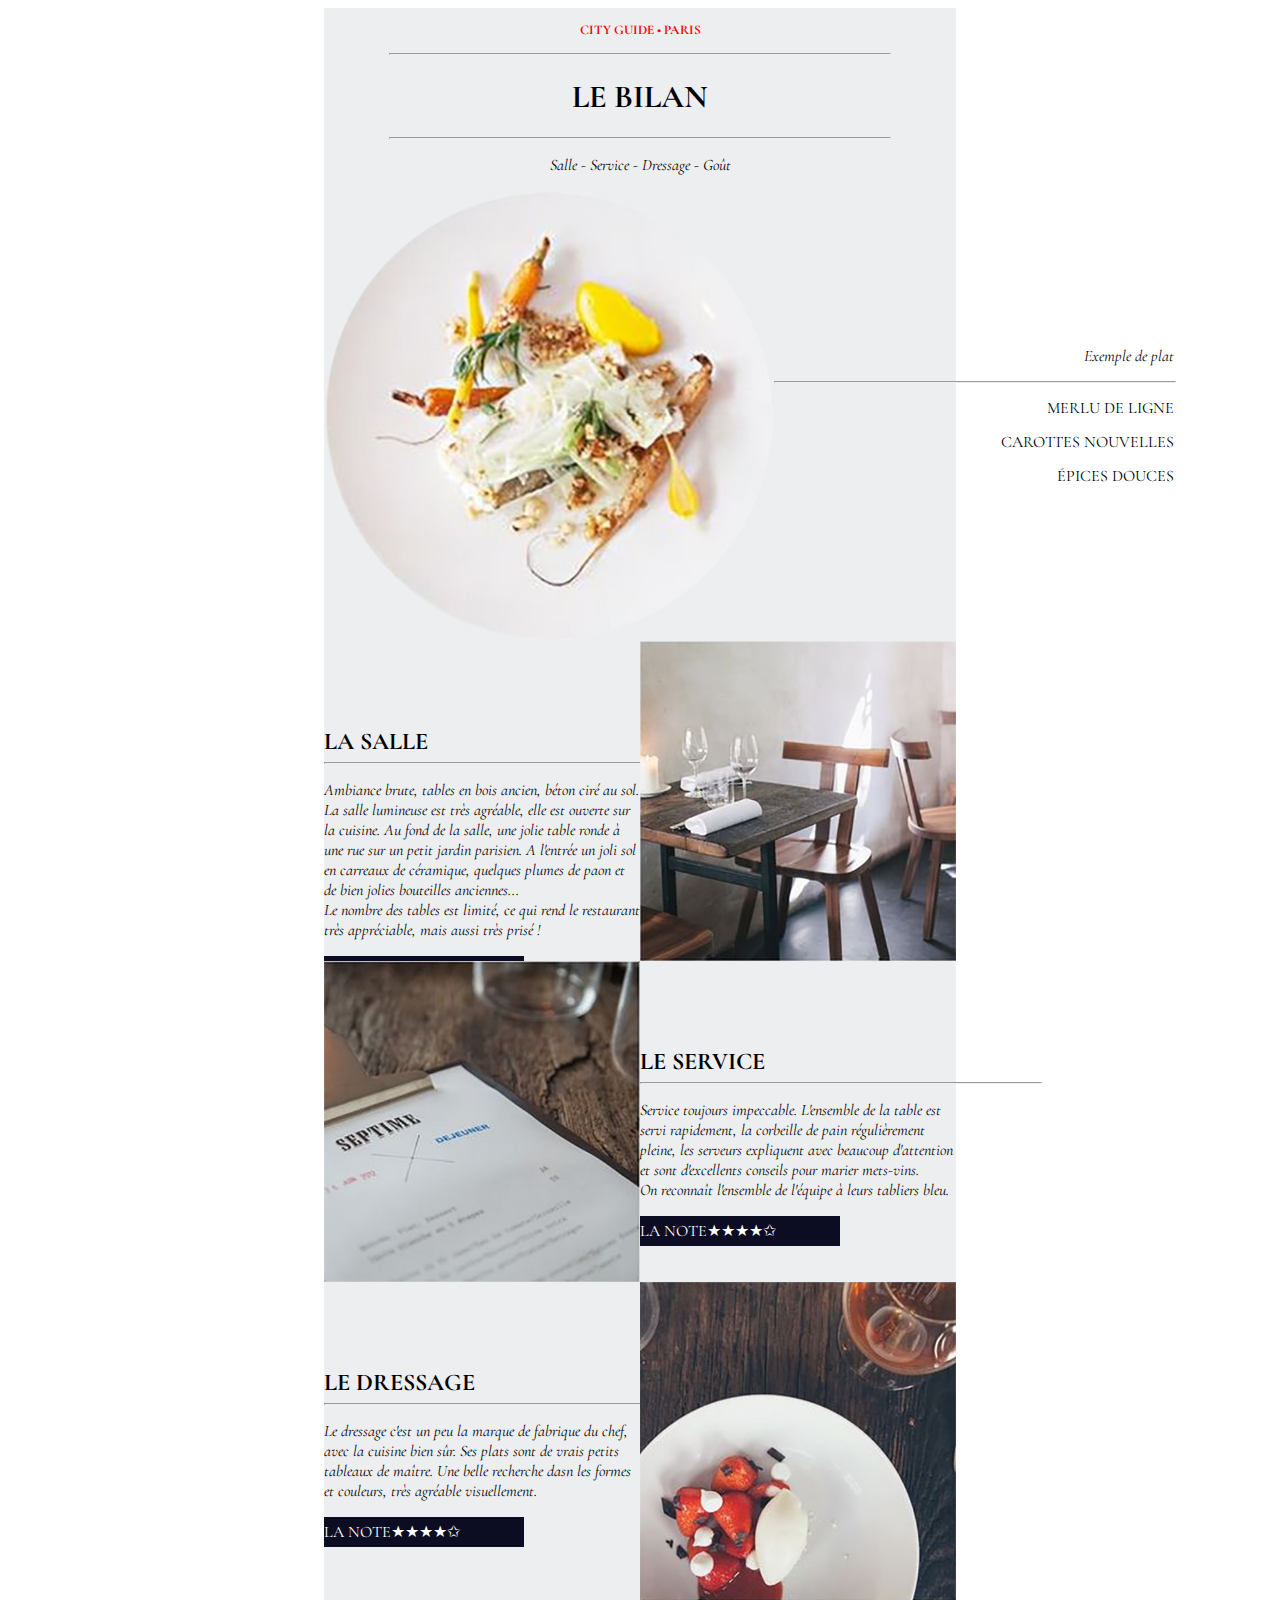
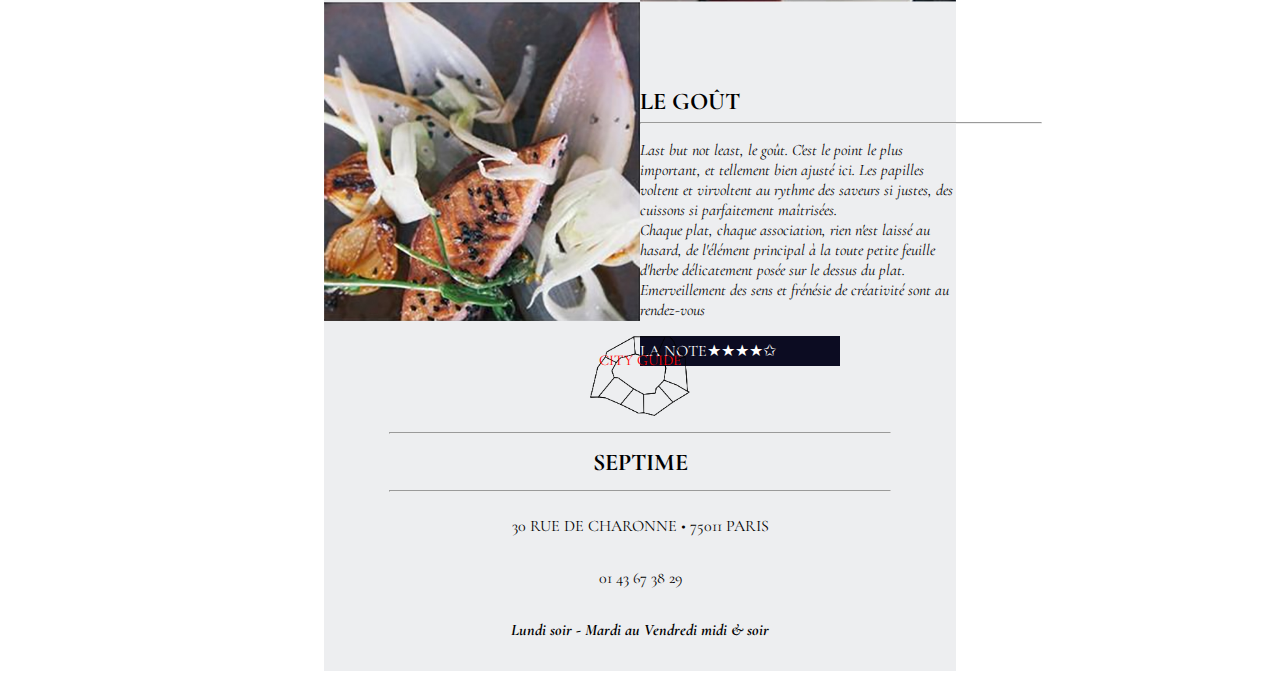
<file: bintou_septime_01/index.html>
<!DOCTYPE html>
<html lang="fr">
<head>
    <meta charset="UTF-8">
    <meta name="viewport" content="width=device-width, initial-scale=1.0">
    <title>TP 02</title>
    <link rel="stylesheet" href="./css/style.css">
</head>
<body>
    <div class="contenu">
        <header>
            <h5>City Guide • Paris</h5>
            <hr>
            <h1>Le Bilan</h1>
            <hr>
            <nav>
               <p><i>Salle - Service - Dressage - Goût</i></p>
            </nav>
            <section id="accueil">
                <div class="accueil">
                    <img src="./img/assiette-removebg-preview.png" alt="assiette">
                    <div class="texte1">
                        <p><i>Exemple de plat</i></p>
                        <hr>
                        <p class="uppercase">merlu de ligne</p>
                        <p class="uppercase">carottes nouvelles</p>
                        <p class="uppercase">épices douces</p>
                    </div>
                </div>
            </section>
        </header>
        <main>
            <section id="salle">
                <div class="salle">
                    <div class="image">
                        <img src="./img/resto_01.jpg" alt="salle">
                    </div>
                    <div class="texte">
                        <h2 class="uppercase">la salle</h2>
                        <hr>
                        <p><i>Ambiance brute, tables en bois ancien, béton ciré au sol. La salle lumineuse est très agréable, elle est ouverte sur la cuisine. Au fond de la salle, une jolie table ronde à une rue sur un petit jardin parisien. A l'entrée un joli sol en carreaux de céramique, quelques plumes de paon et de bien jolies bouteilles anciennes... <br>Le nombre des tables est limité, ce qui rend le restaurant très appréciable, mais aussi très prisé ! </i></p>
                        <div class="note">
                            <p class="uppercase">La note</p>
                            <p>★★★★✩</p>  
                        </div>                       
                    </div>
                </div>
            </section>
            <section id="service">
                <div class="service">
                    <div class="image">
                        <img src="./img/resto_02.jpg" alt="service">
                    </div>
                    <div class="texte">
                        <h2 class="uppercase">le service</h2>
                        <hr>
                        <p><i>Service toujours impeccable. L'ensemble de la table est servi rapidement, la corbeille de pain régulièrement pleine, les serveurs expliquent avec beaucoup d'attention et sont d'excellents conseils pour marier mets-vins. <br>On reconnaît l'ensemble de l'équipe à leurs tabliers bleu.</i></p>   
                        <div class="note">
                            <p class="uppercase">La note</p>
                            <p>★★★★✩</p>
                        </div>                     
                    </div>                    
                </div>
            </section>
                <section id="dressage">
                <div class="dressage">
                    <div class="image">
                        <img src="./img/resto_03.jpg" alt="dressage">
                    </div>
                    
                    <div class="texte">
                        <h2 class="uppercase">le dressage</h2>
                        <hr>
                        <p><i>Le dressage c'est un peu la marque de fabrique du chef, avec la cuisine bien sûr. Ses plats sont de vrais petits tableaux de maître. Une belle recherche dasn les formes et couleurs, très agréable visuellement.</i></p>
                         <div class="note">
                            <p class="uppercase">La note </p>
                            <p>★★★★✩</p>  
                        </div>      
                    </div>                    
                </div>
            </section>
             <section id="gout">
                <div class="gout">
                    <div class="image">
                        <img src="./img/resto_04.jpg" alt="gout">
                    </div>
                    <div class="texte">
                        <h2 class="uppercase">le goût</h2>
                        <hr>
                        <p><i>Last but not least, le goût. C'est le point le plus important, et tellement bien ajusté ici. Les papilles voltent et virvoltent au rythme des saveurs si justes, des cuissons si parfaitement maîtrisées. <br>Chaque plat, chaque association, rien n'est laissé au hasard, de l'élément principal à la toute petite feuille d'herbe délicatement posée sur le dessus du plat. <br>Emerveillement des sens et frénésie de créativité sont au rendez-vous</i><p>       
                        <div class="note">
                            <p class="uppercase">La note</p>
                            <p>★★★★✩</p>   
                           
                        </div>      
                    </div>                    
                </div>
            </section>
        </main>
        <footer>
            <img src="./img/plan.png" alt="plan">
            <p class="uppercase city-guide">city guide</p>
            <br>
            <br>
            <hr>
            <h2>SEPTIME</h2>
            <hr>
            <p class="uppercase">30 Rue de Charonne • 75011 Paris</p>
            <p>01 43 67 38 29</p>
            <p><i><strong>Lundi soir - Mardi au Vendredi midi & soir</strong></i></p>
        </footer>
    </div>
</body>
</html>
</file>
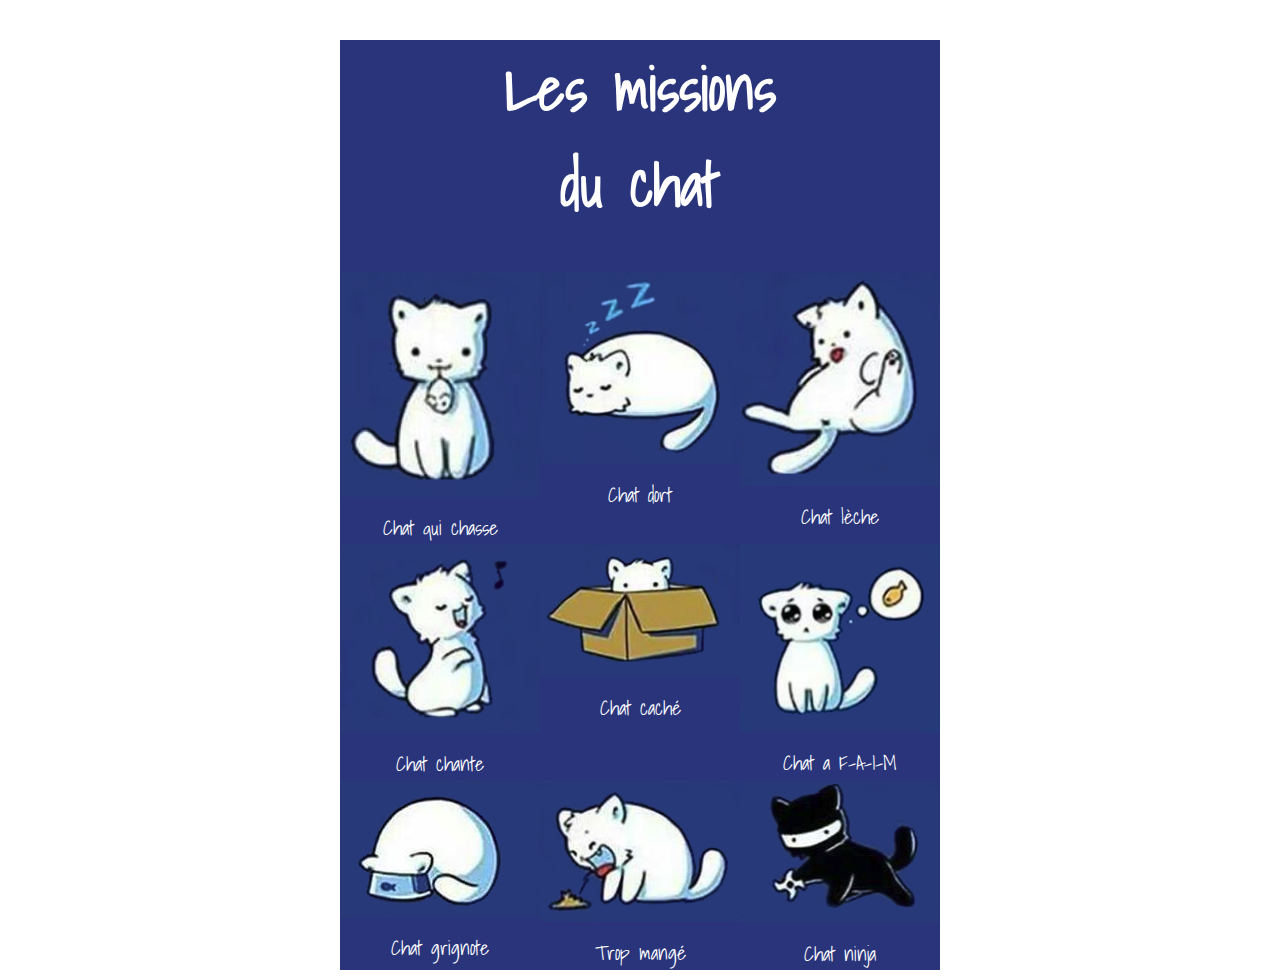
<file: TP1 Bintou Sylla/miaou.html>
<!DOCTYPE html>
<html lang="fr">
<head>
    <meta charset="UTF-8">
    <meta name="viewport" content="width=device-width, initial-scale=1.0">
    <title>TP Miaou</title>
    <link rel="stylesheet" href="miaou.css">
</head>
<body>
 <div id="contenu">
    <header>
        <h1>Les missions <br>du chat</h1>
    </header>
    <section>
        <div class="contenu">
            <div class="chat1">
                <img src="img/chat01.PNG" alt="1">
                <figcaption>Chat qui chasse</figcaption>
            </div>
          
            <div class="chat2">
                <img src="img/chat02.PNG" alt="2">
                <figcaption>Chat dort</figcaption>
            </div>
            <div class="chat3">
                <img src="img/chat03.PNG" alt="3">
                <figcaption>Chat lèche</figcaption>
             </div>
           
            <div class="chat4">
                 <img src="img/chat04.PNG" alt="4">
                <figcaption>Chat chante</figcaption>
             </div>
       
        <div class="chat5">
            <img src="img/chta05.PNG" alt="5">
            <figcaption>Chat caché</figcaption>
        </div>
    
        <div class="chat6">
            <img src="img/chat06.PNG" alt="6">
            <figcaption>Chat a F-A-I-M</figcaption>
        </div>
          
        <div class="chat7">
            <img src="img/chat07.PNG" alt="7">
            <figcaption>Chat grignote</figcaption>
        </div>
         
        <div class="chat8">
            <img src="img/chat08.PNG" alt="8">
            <figcaption>Trop mangé</figcaption>
        </div>
            
        <div class="chat9">
            <img src="img/chat09.PNG" alt="9">
            <figcaption>Chat ninja</figcaption>
        </div>      
    </div>
    </section>
 </div>   
</body>
</html>
</file>
<file: bintou_septime_01/css/style.css>
@import url('https://fonts.googleapis.com/css2?family=Cormorant+Garamond:ital,wght@0,300..700;1,300..700&display=swap');

* {
    font-family: 'Cormorant Garamond', sans-serif;
}

/* Contenu */
.contenu {
    background-color: #edeef0;
    width: 50%;
    margin: auto;
    display: flex;
    flex-direction: column;
}
/* Header */
header {
    text-align: center;
}

header h5, h1 {
    text-transform: uppercase;
}

header h5 {
    color: red;
}

header hr {
    width:500px;
}

header img {
    width: 450px;
}

/* Section d'accueil dans le header */
#accueil {
    display: flex;

    .accueil {
        display: flex;
        justify-content: space-around;
        align-items: center;
    }
    
    /* Texte d'accueil */
    .texte1 {
        width: 400px;
        height: 400px;
        display: flex;
        flex-direction: column;
        justify-content: center;
        align-items: flex-end;
        text-align: right;
        line-height: 2px;
    }
    
    hr {
        width: 400px;
    }

}

/* Pour tout texte étant en majuscule */
.uppercase {
    text-transform: uppercase;
}

/* Pour les textes des sections */
.texte {
    width: 50%;
    height: 50%;

    hr {
        width: 400px;
        bottom: 0;
    }
}

/* Pour les images des sections */
.image {
    width: 50%;

    img {
        display: block;
        width: 100%;
    }
}
/* Pour chaque section */
#salle {
    display: flex;

    .salle {
        display: flex;
        flex-direction: row-reverse;
        align-items: center;
        justify-content: center;
        text-align: left;
    }

}

#service {
    display: flex;
    .service {
        display: flex;
        align-items: center;
        justify-content: center;
        text-align: left;      
    }

}

#dressage {
    display: flex;
    .dressage {
        display: flex;
        flex-direction: row-reverse;
        align-items: center;
        justify-content: center;
        text-align: left;
    }

  
}

#gout {
    display: flex;
    .gout {
        display: flex;
        align-items: center;
        justify-content: center;
        text-align: left;
    }
}


/* Footer */
footer {
    display: flex;
    flex-direction: column;
    align-items: center;
    padding: 15px 0;

    img {
        width: 100px;
        position: absolute;
    }
}

footer .city-guide {
    position: relative;
    color: red;
    font-size: 15px;
    font-weight: 700px;
    z-index: 2;
}

footer hr { width: 500px;}
   
footer hr, h2, h5, h4 {
    line-height: 1px;
}

/* Pour les notes */
.note {
    background-color: rgb(12, 12, 34);
    width: 200px;
    height: 30px;
    display: flex;
    align-items: center;
    justify-content:left;

    p {
        color: white;
    }
}

/* Fin */
</file>
<file: TP1 Bintou Sylla/miaou.css>
@import url('https://fonts.googleapis.com/css2?family=Shadows+Into+Light&display=swap');

* {
    font-family: 'Shadows Into Light', cursive;
}


#contenu {
    background-color: #29347B;
    color: white;
    width: 600px;
    margin: auto;
}

header {
    h1 {
        text-align: center;
        font-size: 60px;
    }
}

.contenu {
    display: flex;
    flex-wrap: wrap;
}

figcaption {
    margin-top: 8px;
    font-size: 20px;
    text-align: center;
}

img {
    width: 200px;
    height: auto;
}
</file>
